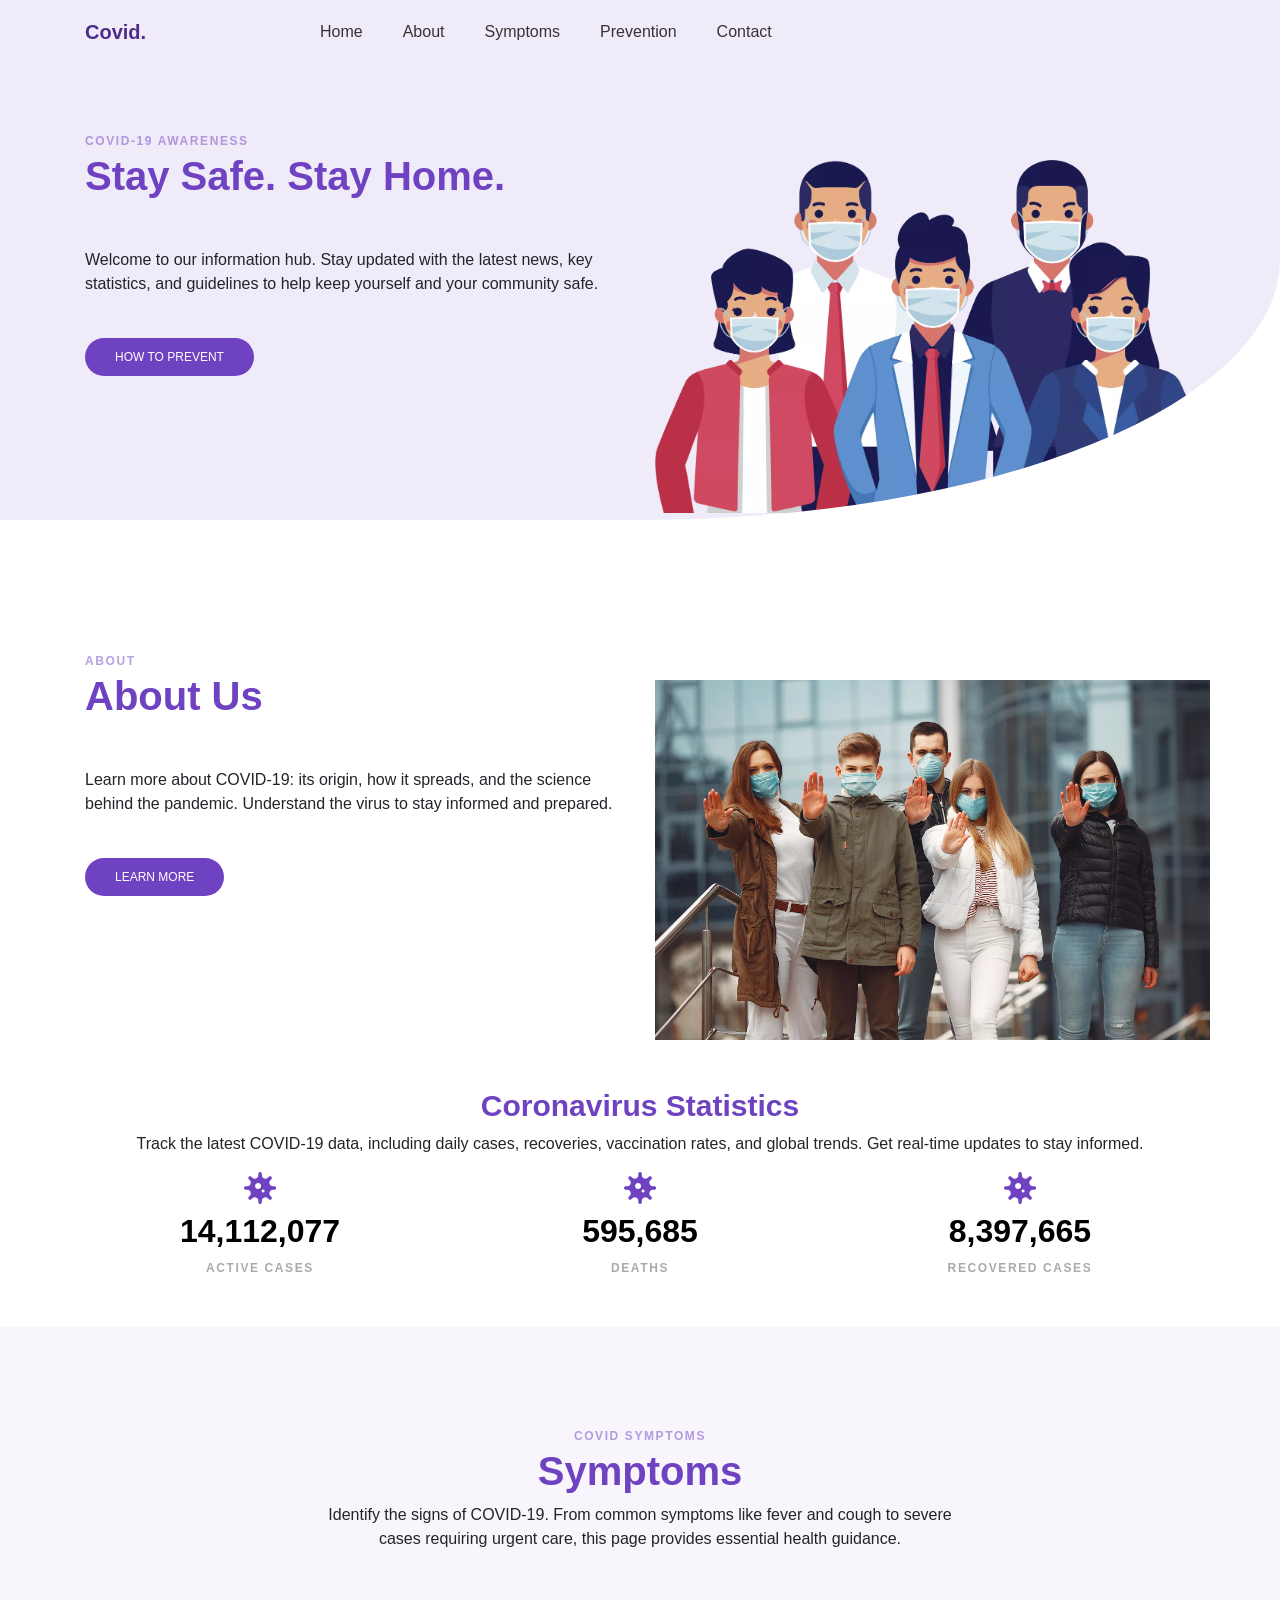
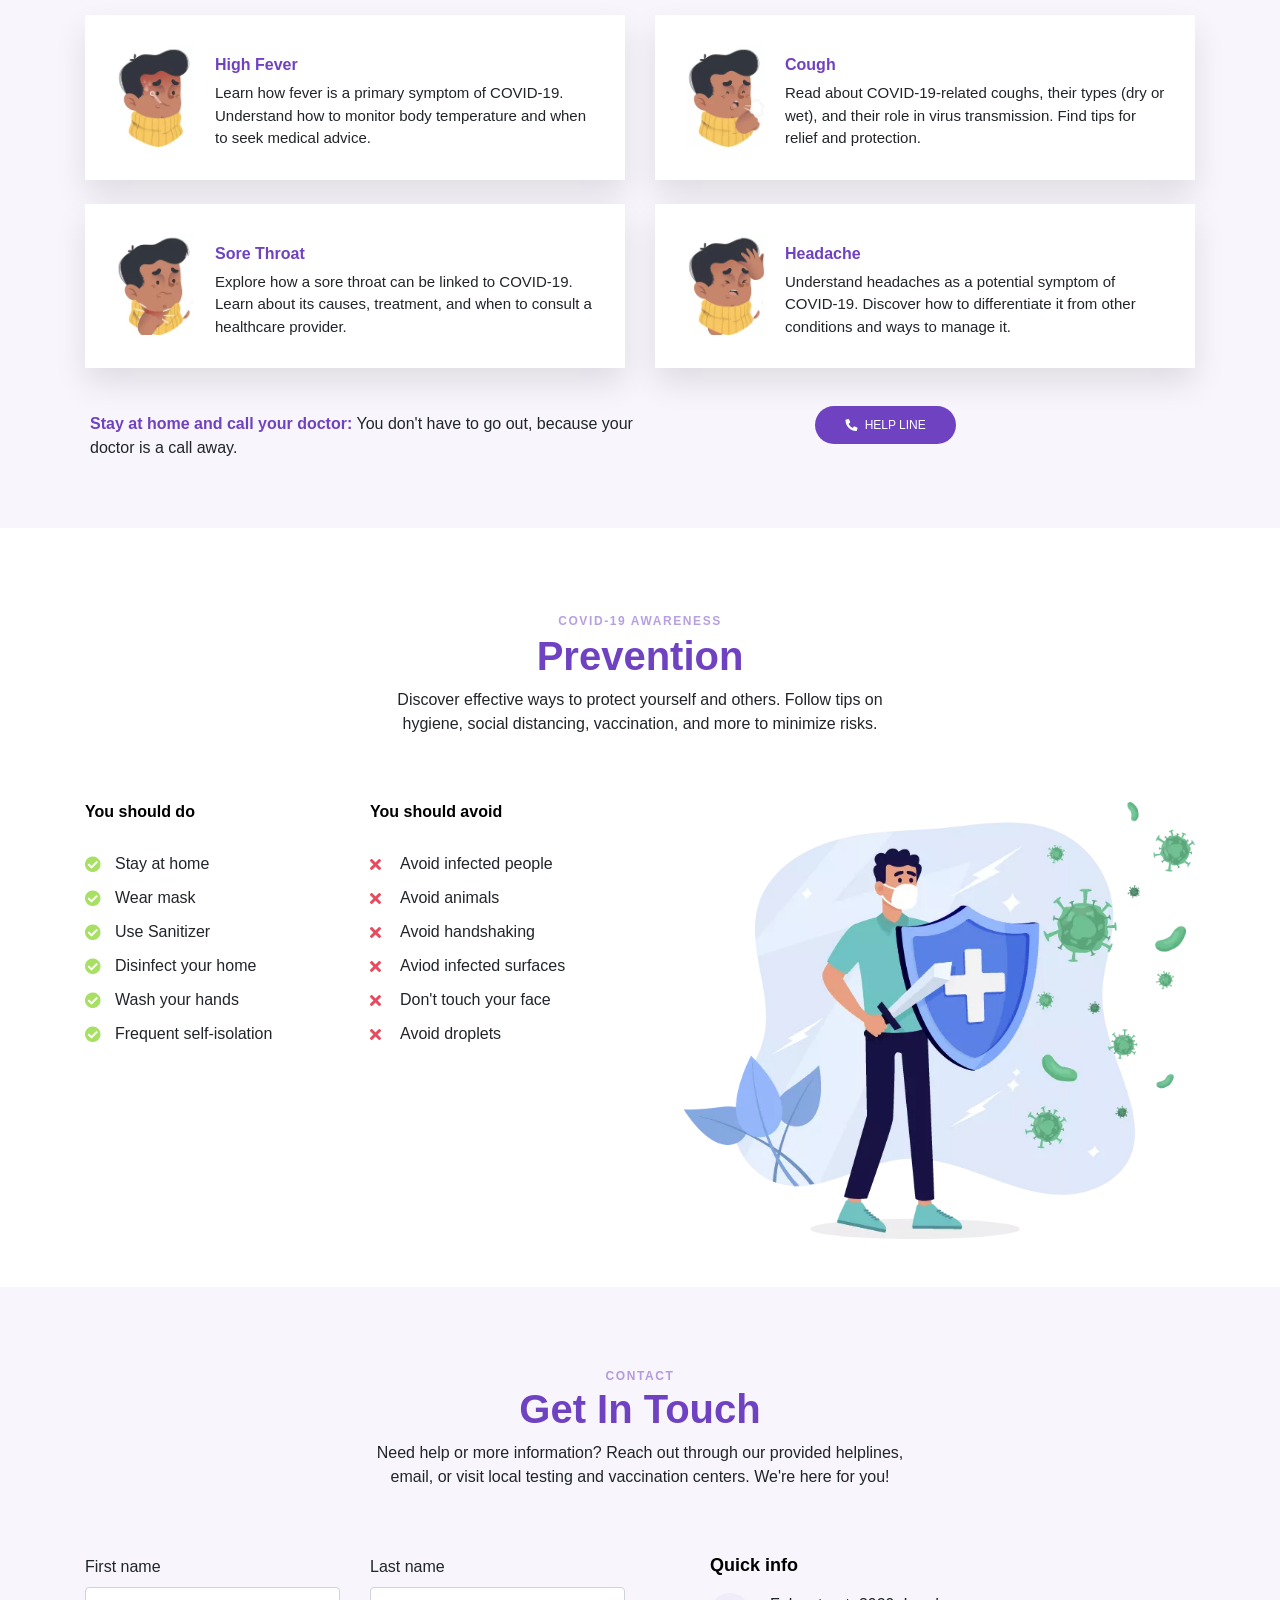
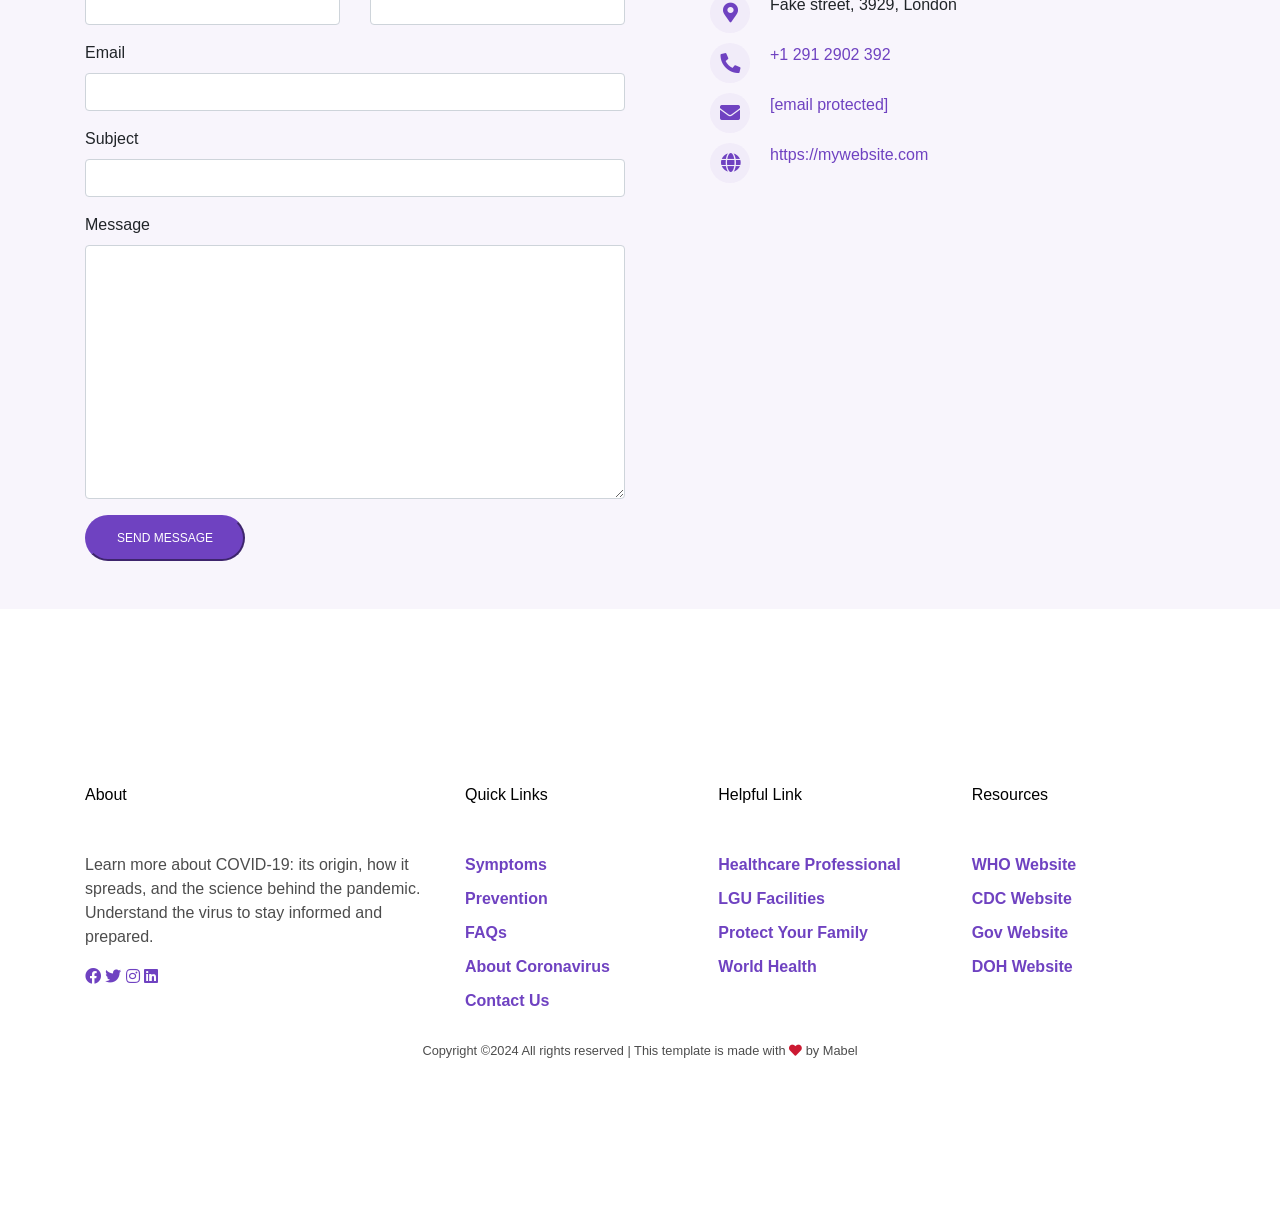
<file: Exercises/Health/Index.html>
<!DOCTYPE html>
<html lang="en">
<head>
    <meta charset="UTF-8">
    <meta name="viewport" content="width=device-width, initial-scale=1.0">
    <title>Document</title>
    <link rel="stylesheet" href="https://cdnjs.cloudflare.com/ajax/libs/font-awesome/5.15.4/css/all.min.css">
    <link rel="stylesheet" href="style.css">
</head>
<body data-spy="scroll" data-target=".navbar-target">
    <header class="navbar navbar-target">
        <div class="container">
            <div class="column items-center">
                <div class="xl-2">
                    <div class="logo">
                        <a href="Index.html" class="txt-primary">Covid.</a>
                    </div>
                </div>
                <div class="medium-10 xl-block" >
                    <nav class="navigation txt-right"></nav>
                </div>
            </div>
        </div>
    </header>

    <div class="hero" id="home">
        <div class="container">
            <div class="column items-center">
                <div class="lg-6 txt-center txt-left">
                    <span class="subheader">Covid-19 Awareness</span>
                    <h1 class="heading">Stay Safe. Stay Home.</h1>
                    <p class="mabel">Welcome to our information hub. Stay updated with the latest news, key statistics, and guidelines to help keep yourself and your community safe.</p>
                    <p class="mabe"><a href="#" class="btn btn-sub">How to prevent</a></p>
                </div>
      
                <div class="lg-6">
                    <figure class="picture">
                        <img src="Images/illustration.png.webp" alt="Image" class="fluid">
                    </figure>
                </div>
            </div>
        </div>
    </div>

    <div class="hero1" id="about">
        <div class="container">
            <div class="column items-center">
                <div class="lg-6 txt-center txt-left">
                    <span class="subheader">About</span>
                    <h1 class="heading">About Us</h1>
                    <p class="mabel">Learn more about COVID-19: its origin, how it spreads, and the science behind the pandemic. Understand the virus to stay informed and prepared.</p>
                    <p class="mabe"><a href="#" class="btn btn-sub">Learn More</a></p>
                </div>
        
                <div class="lg-6">
                    <figure class="picture">
                        <img src="Images/two.webp" alt="Image" class="fluid">
                    </figure>
                </div>
            </div>
        </div>
    </div>

    <div class="section statistics">
        <div class="container">
            <div class="column">
                <div class="txt-center max-auto">
                    <h2 class="section-header">Coronavirus Statistics</h2>
                    <p>Track the latest COVID-19 data, including daily cases, recoveries, vaccination rates, and global trends. Get real-time updates to stay informed.</p>
                </div>
            </div>
          
            <div class="column">
                <div class="lg-4">
                    <div class="data">
                        <span class="icon txt-primary">
                            <span class="fas fa-virus"></span>
                        </span>
                        <strong class="double number">14,112,077</strong>
                        <span class="label">Active Cases</span>
                    </div>
                </div>
          
                <div class="lg-4">
                    <div class="data">
                        <span class="icon txt-primary">
                            <span class="fas fa-virus"></span>
                        </span>
                        <strong class="double number">595,685</strong>
                        <span class="label">Deaths</span>
                    </div>
                </div>
          
                <div class="lg-4">
                    <div class="data">
                        <span class="icon txt-primary">
                            <span class="fas fa-virus"></span>
                        </span>
                        <strong class="double number">8,397,665</strong>
                        <span class="label">Recovered Cases</span>
                    </div>
                </div>
            </div>
        </div>
    </div>

    <div class="section bg-primary" id="symptoms">
        <div class="container">
            <div class="column mabel">
                <div class="lg-7 max-auto txt-center">
                    <div class="column content-center">
                        <div class="txt-center max-auto" >
                            <span class="subheader1">Covid Symptoms</span>
                            <h1 class="heading1">Symptoms</h1>
                        </div>
                    </div>
                    <p>Identify the signs of COVID-19. From common symptoms like fever and cough to severe cases requiring urgent care, this page provides essential health guidance.</p>
                </div>
            </div>
            <div class="column">
                <div class="lg-6">
                    <div class="symptoms double-flex">
                        <div class="image">
                          <img src="Images/fever.webp" alt="Image" class="fluid">
                        </div>
                        <div class="text">
                          <h3>High Fever</h3>
                          <p> Learn how fever is a primary symptom of COVID-19. Understand how to monitor body temperature and when to seek medical advice.</p>
                        </div>
                    </div>
                </div>
              
                <div class="lg-6 mabe">
                    <div class="symptoms double-flex">
                        <div class="image">
                          <img src="Images/cough.webp" alt="Image" class="fluid">
                        </div>
                        <div class="text">
                          <h3>Cough</h3>
                          <p> Read about COVID-19-related coughs, their types (dry or wet), and their role in virus transmission. Find tips for relief and protection.</p>
                        </div>
                    </div>
                </div>
              
                <div class="lg-6 mabe">
                    <div class="symptoms double-flex">
                        <div class="image">
                          <img src="Images/sore.webp" alt="Image" class="fluid">
                        </div>
                        <div class="text">
                          <h3>Sore Throat</h3>
                          <p> Explore how a sore throat can be linked to COVID-19. Learn about its causes, treatment, and when to consult a healthcare provider.</p>
                        </div>
                    </div>
                </div>
              
                <div class="lg-6 mabe">
                    <div class="symptoms double-flex">
                        <div class="image">
                          <img src="Images/headache.webp" alt="Image" class="fluid">
                        </div>
                        <div class="text">
                          <h3>Headache</h3>
                          <p> Understand headaches as a potential symptom of COVID-19. Discover how to differentiate it from other conditions and ways to manage it.</p>
                        </div>
                    </div>
                </div>
            </div>
              
            <div class="column">
                <div class="note column">
                    <div class="lg-8">
                        <strong>Stay at home and call your doctor:</strong> You don't have to go out, because your doctor is a call away.
                    </div>
                    <div class="lg-4 lg-right">
                        <a href="#" class="btn btn-sub"><i class="fas fa-phone rotate-right"></i>Help line</a>
                    </div>
                </div>
            </div>
        </div>
    </div>
      
    <div class="section spacee" id="prevention">
        <div class="container">
            <div class="column content-center">
                <div class="lg-6 txt-center max-auto">
                    <span class="subheader1">Covid-19 Awareness</span>
                    <h1 class="heading1">Prevention</h1>
                    <p>Discover effective ways to protect yourself and others. Follow tips on hygiene, social distancing, vaccination, and more to minimize risks.</p>
                </div>
            </div>
            
            <div class="column space">
                <div class="lg-6 ">
                    <div class="column prt-5">
                        <div class="lg-6 do ">
                            <h3>You should do</h3>
                            <ul class="unstyled check">
                                <li>Stay at home</li>
                                <li>Wear mask</li>
                                <li>Use Sanitizer</li>
                                <li>Disinfect your home</li>
                                <li>Wash your hands</li>
                                <li>Frequent self-isolation</li>
                            </ul>
                        </div>
                        <div class="lg-6 dont ">
                            <h3>You should avoid</h3>
                            <ul class="unstyled cancelled">
                                <li>Avoid infected people</li>
                                <li>Avoid animals</li>
                                <li>Avoid handshaking</li>
                                <li>Aviod infected surfaces</li>
                                <li>Don't touch your face</li>
                                <li>Avoid droplets</li>
                            </ul>
                        </div>
                    </div>
                </div>
                <div class="lg-6">
                    <img src="Images/protect.png.webp" alt="Image" class="fluid">
                </div>
            </div>
        </div>
    </div>
      
    <div class="section  bg-primary spacee" id="contact">
        <div class="container">
            <div class="column content-center">
                <div class="lg-6 txt-center max-auto">
                    <span class="double subheader1">Contact</span>
                    <h1 class="heading1">Get In Touch</h1>
                    <p>Need help or more information? Reach out through our provided helplines, email, or visit local testing and vaccination centers. We're here for you!</p>
                </div>
            </div>
            <div class="column space">
                <div class="lg-6">
                    <form action="#">
                        <div class="column">
                            <div class="lg-6">
                                <div class="group">
                                    <label for="fname">First name</label>
                                    <input type="text" id="fname" class="control">
                                </div>
                            </div>
                            <div class="lg-6">
                                <div class="group">
                                    <label for="lname">Last name</label>
                                    <input type="text" id="lname" class="control">
                                </div>
                            </div>
                        </div>
      
                        <div class="column">
                            <div class="lg-12">
                                <div class="group">
                                    <label for="email">Email</label>
                                    <input type="text" id="email" class="control">
                                </div>
                            </div>
                        </div>
      
                        <div class="column">
                            <div class="lg-12">
                                <div class="group">
                                    <label for="subject">Subject</label>
                                    <input type="text" id="subject" class="control">
                                </div>
                            </div>
                        </div>
      
                        <div class="column">
                            <div class="lg-12">
                                <div class="group">
                                    <label for="message">Message</label>
                                    <textarea name="message" id="message" class="control" cols="30" rows="10"></textarea>
                                </div>
                            </div>
                        </div>
      
                        <div class="column">
                            <div class="lg-6">
                                <input type="submit" class="btn btn-sub" value="Send Message">
                             </div>
                        </div>
                    </form>
                </div>
      
                <div class="lg-5">
                    <h3 class="mab title">Quick info</h3>
                    <div class="contact">
                        <div class="double-flex">
                            <span class="icon-room fas fa-map-marker-alt"></span>
                            <address>Fake street, 3929, London</address>
                        </div>
                        <div class="double-flex">
                            <span class="icon-phone fas fa-phone rotate-right"></span>
                            <a href="#">+1 291 2902 392</a>
                        </div>
                        <div class="double-flex">
                            <span class="icon-envelope fas fa-envelope"></span>
                            <a href="#"><span class="__cf_email__" data-cfemail="620b0c040d220f1b060d0f030b0c4c010d0f">[email&#160;protected]</span></a>
                        </div>
                        <div class="double-flex">
                            <span class="icon-globe fas fa-globe"></span>
                            <a href="#">https://mywebsite.com</a>
                        </div>
                    </div>
                </div>
            </div>
        </div>
    </div>
      
    <div class="cite-footer">
        <div class="container">
            <div class="column">
                <div class="lg-4">
                    <h2 class="footer-heading mabel">About</h2>
                    <p>Learn more about COVID-19: its origin, how it spreads, and the science behind the pandemic. Understand the virus to stay informed and prepared.</p>
                    <div class="miracle">
                        <a href="#" class="proud prey"><span class="fab fa-facebook"></span></a>
                        <a href="#" class="price prey"><span class="fab fa-twitter"></span></a>
                        <a href="#" class="price prey"><span class="fab fa-instagram"></span></a>
                        <a href="#" class="price prey"><span class="fab fa-linkedin"></span></a>
                    </div>
                </div>
      
                <div class="lg-8">
                    <div class="column">
                        <div class="lg-4">
                            <h2 class="footer-heading mabel">Quick Links</h2>
                            <ul class="unstyled">
                                <li><a href="#">Symptoms</a></li>
                                <li><a href="#">Prevention</a></li>
                                <li><a href="#">FAQs</a></li>
                                <li><a href="#">About Coronavirus</a></li>
                                <li><a href="#">Contact Us</a></li>
                            </ul>
                        </div>
      
                        <div class="lg-4">
                            <h2 class="footer-heading mabel">Helpful Link</h2>
                            <ul class="unstyled">
                                <li><a href="#">Healthcare Professional</a></li>
                                <li><a href="#">LGU Facilities</a></li>
                                <li><a href="#">Protect Your Family</a></li>
                                <li><a href="#">World Health</a></li>
                            </ul>
                        </div>
      
                        <div class="lg-4">
                            <h2 class="footer-heading mabel">Resources</h2>
                            <ul class="unstyled">
                                <li><a href="#">WHO Website</a></li>
                                <li><a href="#">CDC Website</a></li>
                                <li><a href="#">Gov Website</a></li>
                                <li><a href="#">DOH Website</a></li>
                            </ul>
                        </div>
                    </div>
                </div>
            </div>
      
            <div class="column txt-center">
                <div class="md-12">
                    <div class="border prt-5">
                        <p class="copyright">
                            <small>
                                Copyright &copy;2024 All rights reserved | This template is made with <i class="fas fa-heart heart"></i> by Mabel</a>
                            </small>
                        </p>
                    </div>
                </div>
            </div>
        </div>
    </div>


    <script src="Health.js"></script>
</body>
</html>
</file>
<file: Exercises/Health/style.css>
*,
*::before,
*::after {
  box-sizing: border-box; }

::selection {
  background: #000;
  color: #fff; }

html {
  font-family: sans-serif;
  overflow-x: hidden; }

body {
  margin: 0;
  font-family: "Mulish", "Segoe UI", "Helvetica Neue", Arial, "Noto Sans", sans-serif, "Apple Color Emoji", "Segoe UI Emoji", "Segoe UI Symbol", "Noto Color Emoji";
  font-size: 1rem;
  font-weight: 400;
  line-height: 1.5;
  color: #212529;
  text-align: left;
  background-color: #fff; }

footer, header, nav {
  display: block; }
  
h1, h2, h3{
  margin-top: 0;
  margin-bottom: 0.5rem;
  font-family: "Mulish",  "Segoe UI", "Helvetica Neue", Arial, "Noto Sans", sans-serif, "Apple Color Emoji", "Segoe UI Emoji", "Segoe UI Symbol", "Noto Color Emoji";
  font-weight: 500;
  line-height: 1.2; }

h1{
  font-size: 2.5rem; }
    
h2 {
  font-size: 2rem; }
    
h3 {
  font-size: 1.75rem; }

input,
textarea {
  margin: 0;
  font-family: inherit;
  font-size: inherit;
  line-height: inherit; }
    
input {
  overflow: visible; }
    
textarea {
  overflow: auto;
  resize: vertical; }
    
small{
  font-size: 80%;
  font-weight: 400; }  

p {
  margin-top: 0;
  margin-bottom: 1rem; }
  
address {
  margin-bottom: 1rem;
  font-style: normal;
  line-height: inherit; }

ul {
  margin-top: 0;
  margin-bottom: 1rem; }
  
strong {
  font-weight: bolder; }
  
a {
  color: #6f42c1;
  text-decoration: none;
  background-color: transparent;
  transition: .3s all ease; }

a:hover {
  text-decoration: none; }
  
figure {
  margin: 0 0 1rem;
  display: inline-block; }

img {
  vertical-align: middle;
  border-style: none; }
  
label {
  display: inline-block;
  margin-bottom: 0.5rem; }

.btn {
  font-size: 12px;
  font-weight: 400;
  text-transform: uppercase;
  border-radius: 30px;
  padding: 12px 30px; }
  
.btn.btn-sub {
  background: #6f42c1;
  border-color: #6f42c1;
  color: #fff; }
  
.btn:hover {
  color: #212529;
  text-decoration: none; }
  
.control {
  display: block;
  width: 100%;
  height: calc(1.5em + 0.75rem + 2px);
  padding: 0.375rem 0.75rem;
  font-size: 1rem;
  font-weight: 400;
  line-height: 1.5;
  color: #495057;
  background-color: #fff;
  background-clip: padding-box;
  border: 1px solid #ced4da;
  border-radius: 0.25rem;}

.control:focus {
  color: #495057;
  background-color: #fff;
  border-color: #b8a2e0;
  outline: 0;
  box-shadow: 0 0 0 0.2rem rgba(111, 66, 193, 0.25); }

textarea.control {
  height: auto; }
          
.group {
  margin-bottom: 1rem; }
    
  
   @media (min-width: 768px) {
      .section {
        padding: 3em 0; } }   
             @media (min-width: 768px) {
                .section1 {
                  padding: 8em 0; } }
.section-header {
  font-size: 30px;
  font-weight: 900;
  color: #6f42c1; }
    @media (max-width: 991.98px) {
      .section-heading {
        font-size: 24px; } }

.cite-footer {
  padding: 4em 0; }
    @media (min-width: 768px) {
      .cite-footer {
        padding: 8em 0; } }

.cite-footer .border {
  border-top: 1px solid rgba(255, 255, 255, 0.1); }
  
.cite-footer p {
  color: rgba(0, 0, 0, 0.7); }

.cite-footer h2 {
  color: #000; }

.cite-footer a {
  font-weight: 700; }

.cite-footer a:hover {
  color: black; }

.cite-footer ul li {
  margin-bottom: 10px; }

.cite-footer .footer-heading {
  font-size: 16px;
  color: #000; }
  
  /* Navbar */
.logo {
  font-size: 20px;
  font-weight: bold; }

.logo a{
  color: #111111;}  
  .logo .txt-primary{
    color: #4e2d89; }
  
.nav-link {
  display: block;
  padding: 0.5rem 1rem; }

.nav-link:hover, .nav-link:focus {
  text-decoration: none; }

.navbar {
  margin-bottom: 0px;
  z-index: 1999;
  position: absolute;
  top: 0;
  width: 100%; }

.navbar .navigation .menu {
  margin-bottom: 0; }

.navbar .navigation .menu a {
  text-decoration: none;
  display: inline-block; }

.navbar .navigation .menu > li {
  display: inline-block; }

.navbar .navigation .menu > li.active > a {
  font-weight: 700; }

.navbar .navigation .menu > li > a {
  padding: 20px 20px;
  color: #363232;
  display: inline-block;
  text-decoration: none; }

  .clicked {
    font-weight: bold;
}

  .navbar.scrolled {
    background-color: #fff;
    box-shadow: 0 2px 4px rgba(163, 121, 121, 0.1);
    position: sticky;
    top: 0;
    z-index: 1000;} 
  
  /* Blocks */
.hero {
  padding: 8rem 0 8rem 0;
  border-bottom-right-radius: 50%;
  background: rgba(111, 66, 193, 0.1);
  overflow: hidden; }

.hero .heading, .hero1 .heading, .heading1  {
  font-weight: 900;
  color: #6f42c1;
  font-size: 40px; }
    @media (max-width: 991.98px) {
      .hero .heading {
        font-size: 30px; } }

.hero .subheader {
  font-size: 12px;
  text-transform: uppercase;
  color: rgba(111, 66, 193, 0.5);
  letter-spacing: .1rem;
  font-weight: 900; }

.hero .picture, .hero1 .picture{
  position: relative;
  margin-top: -100px;
  position: absolute; }

.hero .picture-1 {
  position: relative;
  margin-top: -200px;
  position: absolute; }

.hero1 {
  padding: 8rem 0 8rem 0;
  overflow: hidden; }
  
.hero1 .subheader, .subheader1 {
  font-size: 12px;
  text-transform: uppercase;
  color: rgba(111, 66, 193, 0.5);
  letter-spacing: .1rem;
  font-weight: 900; }

  
  /* covid */
.data {
  text-align: center; }

.data .icon {
  position: relative; }

.data .icon span {
  font-size: 2rem; }

.data .number {
  font-size: 2rem;
  color: #000;
  font-weight: 900; }

.data .label {
  color: #aaa;
  text-transform: uppercase;
  font-size: 12px;
  letter-spacing: .1rem;
  font-weight: 700; }
  
.unstyled {
  padding-left: 0;
  list-style: none; }

.statistics .heading {
  color: #fff;
  font-size: 24px;
  font-weight: 700;
  position: absolute;
  top: 50%;
  left: 50%;
  transform: translate(-50%, -50%); }

.feature h3 {
  font-size: 16px;
  font-weight: 900;
  margin-bottom: 0;
  color: #6f42c1; }
  
.feature span {
  color: #aaa; }
  
.feature .icon-wrap {
  font-size: 2.5rem; }

.feature .icon-wrap span {
  color: #6f42c1; }
  
.do h3 {
  font-size: 16px;
  font-weight: 700;
  color: #000;
  margin-bottom: 30px; }
  
.do .check li {
  position: relative;
  padding-left: 30px;
  margin-bottom: 10px; }

.do .check li:before {
  content: "\f058"; 
  font-family: "Font Awesome 5 Free"; 
  font-weight: 900;
  color: #a8df65;
  position: absolute;
  left: 0;
  top: 0; }
  
.dont h3 {
  font-size: 16px;
  font-weight: 700;
  color: #000;
  margin-bottom: 30px; }
  
.dont .cancelled li {
  position: relative;
  padding-left: 30px;
  margin-bottom: 10px; }

.dont .cancelled li:before {
  content: "\f00d";
  font-family: "Font Awesome 5 Free"; 
  font-weight: 900;
  position: absolute;
  left: 0;
  top: 0;
  color: #e84a5f;}
.space{
  padding-top: 50px;
}
.spacee{
  padding-top: 80px;
}
.symptoms {
  padding: 30px;
  box-shadow: 0 15px 30px 0 rgba(0, 0, 0, 0.1);
  background: #fff; }

.symptoms .image {
  flex: 0 0 80px;
  margin-right: 20px; }

.symptoms .image img {
  max-width: 100%;
  margin-bottom: 0; }

.symptoms .text {
  padding-top: 10px; }

.symptoms .text h3 {
  font-size: 16px;
  font-weight: 700;
  color: #6f42c1; }

.symptoms .text p {
  line-height: 1.5;
  font-size: 15px;
  margin-bottom: 0; }
  
.note {
  padding: 20px;
  border-radius: 4px; }

.note strong {
  color: #6f42c1; }
  
.title {
  font-size: 18px;
  font-weight: 700;
  margin-bottom: 40px;
  display: block;
  color: #000; }
  
.contact .double-flex {
  margin-bottom: 10px; }
  
.contact [class*="icon-"] {
  flex: 0 0 40px;
  border-radius: 50%;
  background: rgba(111, 66, 193, 0.05);
  height: 40px;
  line-height: 40px;
  text-align: center;
  font-size: 20px;
  margin-right: 20px;
  color: #6f42c1; }
  
.meta {
  font-size: 13px;
  text-transform: uppercase;
  letter-spacing: .2em; }

.meta a {
  color: #fff;
  border-bottom: 1px solid rgba(255, 255, 255, 0.5); }
  
.rotate-right {
  transform: rotate(90deg);
  margin-right: 8px;}
      
.fluid {
  max-width: 100%;
  height: auto; }
      
.container {
  width: 100%;
  padding-right: 15px;
  padding-left: 15px;
  margin-right: auto;
  margin-left: auto; }
    @media (min-width: 576px) {
      .container {
        max-width: 540px; } }
    @media (min-width: 768px) {
      .container {
        max-width: 720px; } }
    @media (min-width: 992px) {
      .container {
        max-width: 960px; } }
    @media (min-width: 1200px) {
      .container {
        max-width: 1140px; } }
      
.column {
  display: flex;
  flex-wrap: wrap;
  margin-right: -15px;
  margin-left: -15px; }
     
.row-12, .sm-6, .md-6, .midium-10, .md-12, .lg-3, 
.lg-4, .lg-6, .lg-7, .lg-8, .lg-10, .lg-12, .xl-2 {
  position: relative;
  width: 100%;
  padding-right: 15px;
  padding-left: 15px; }
   
.lg-5{
  padding-left: 70px; }
      
.row-12 {
  flex: 0 0 100%;
  max-width: 100%; }
      
    @media (min-width: 576px) {
      .sm-6 {
        flex: 0 0 50%;
        max-width: 50%; } }
      
    @media (min-width: 768px) {
      .md-6 {
        flex: 0 0 50%;
        max-width: 50%; }

      .medium-10 {
        flex: 0 0 83.33333%;
        max-width: 83.33333%; }

      .md-12 {
        flex: 0 0 100%;
        max-width: 100%; } }
      
   @media (min-width: 992px) {
      .lg-3 {
        flex: 0 0 25%;
        max-width: 25%; }

      .lg-4 {
        flex: 0 0 33.33333%;
        max-width: 33.33333%; }

      .lg-5 {
        flex: 0 0 41.66667%;
        max-width: 41.66667%; }

      .lg-6 {
        flex: 0 0 50%;
        max-width: 50%; }

      .lg-7 {
        flex: 0 0 58.33333%;
        max-width: 58.33333%; }

      .lg-8 {
        flex: 0 0 66.66667%;
        max-width: 66.66667%; }

      .lg-10 {
        flex: 0 0 83.33333%;
        max-width: 83.33333%; }

      .lg-12 {
        flex: 0 0 100%;
        max-width: 100%; } }
  
        @media (max-width: 991px) {
    
          .lg-6 {
            flex: 0 0 80%; 
            max-width: 80%; 
            margin: 0 auto; }
            .lg-4 {
              flex: 0 0 80%; 
              max-width: 80%; 
              margin: 0 auto;  }
              .footer-heading {
                margin: 20px auto auto auto;  }
                .picture, .picture-1 {
                  display: none;
                }
              .control{
                width: 100%;
              }}

      @media (min-width: 1200px) {
        .xl-2 {
          flex: 0 0 16.66667%;
          max-width: 16.66667%; } }
   
.bg-primary {
  background: rgba(111, 66, 193, 0.05); }

a.bg-primary:hover, a.bg-primary:focus,
button.bg-primary:hover,
button.bg-primary:focus {
  background-color: #59339d; }
      
.border {
  border-top: 1px solid #dee2e6; }
      
.none {
  display: none; }
      
.d-inline-block {
  display: inline-block; }
      
.double {
  display: block; }
      
.double-flex {
  display: flex; }
      
    @media (min-width: 600px) {
      .block {
        display: block; } }
      
    @media (min-width: 1200px) {
      .d-xl-none {
        display: none; }
      .xl-block {
        display: block; } }
      
.items-center {
  align-items: center; }
      
  @media (min-width: 768px) {
    .justify-center {
      justify-content: center; } }
      
.relative {
  position: relative; }
        
.ma {
  margin-bottom: 0.5rem; }
        
.miss {
  margin-right: 1rem; }
        
.mab {
  margin-bottom: 1rem; }
        
.mabe {
  margin-bottom: 1.5rem; }

.mabel {
  margin-top: 3rem; }
        
.mabel,
.miracle {
  margin-bottom: 3rem; }
        
.proud {
  padding-left: 0; }
        
.prt-2 {
  padding: 0.5rem; }
              
.auto,
.max-auto {
  margin-right: auto; }
  
.max-auto {
  margin-left: auto; }
      
    @media (min-width: 992px) {
      .lg-0 {
        margin-bottom: 0; }
      .mt-5 {
        margin-top: 3rem; } }
      
.txt-left {
  text-align: left; }
      
.txt-center {
  text-align: center; }
      
    @media (min-width: 992px) {
      .txt-left {
        text-align: left; }

      .lg-right {
        text-align: right; } }

.txt-primary {
  color: #6f42c1; }
      
.heart {
  color: #cc1a32; }

    @keyframes spinner-border {
      to {
          transform: rotate(360deg); } }
</file>
